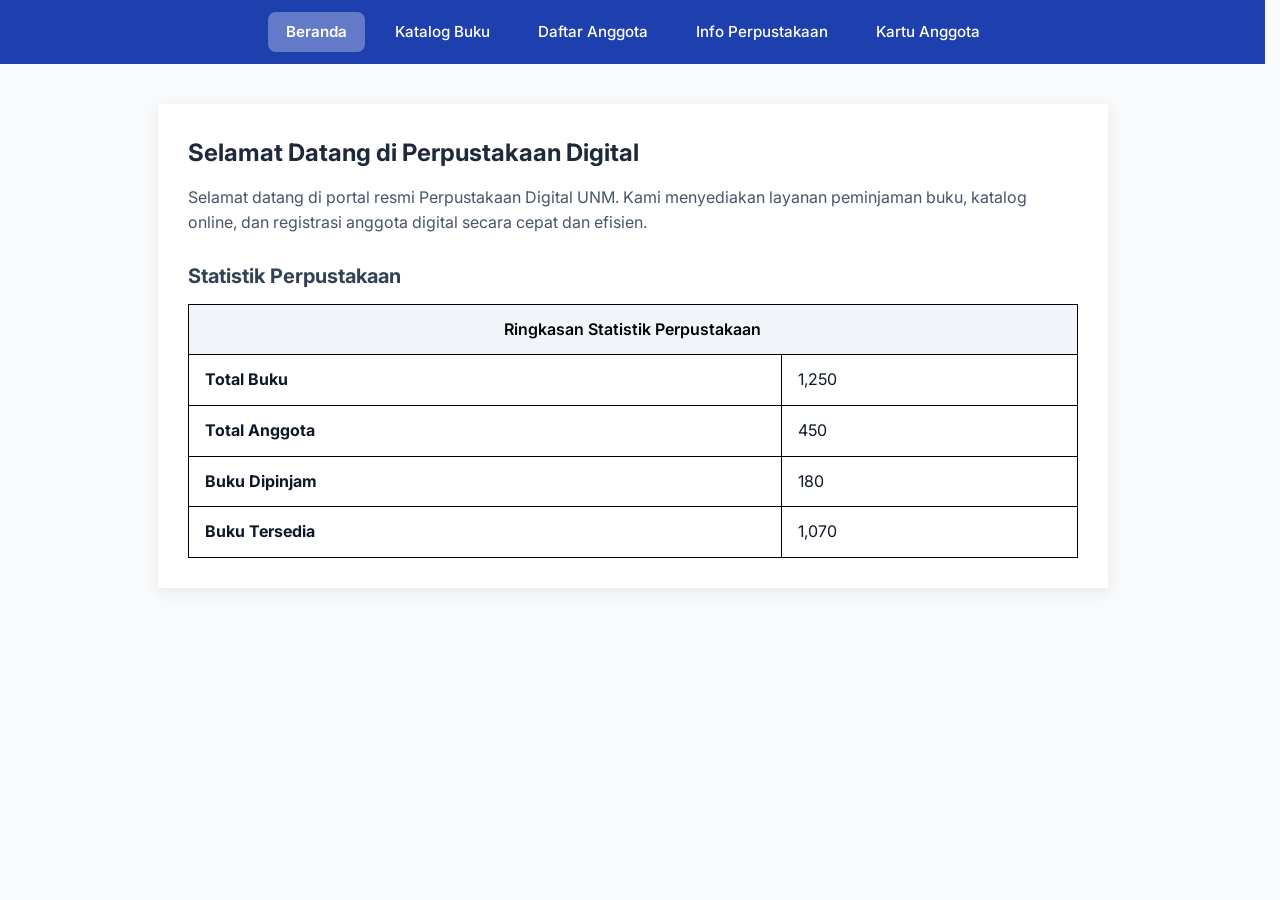
<file: index.html>
<!DOCTYPE html>
<html lang="id">

<head>
    <meta charset="UTF-8">
    <meta name="viewport" content="width=device-width, initial-scale=1.0">
    <title>Perpustakaan Digital UNM - Halaman Utama</title>
    <link rel="stylesheet" href="style.css">
</head>

<body>
    <nav>
        <div class="navbar-container">
            <a href="index.html" class="active">Beranda</a>
            <a href="katalog.html">Katalog Buku</a>
            <a href="daftar.html">Daftar Anggota</a>
            <a href="info.html">Info Perpustakaan</a>
            <a href="kartuAnggota.html">Kartu Anggota</a>
        </div>
    </nav>
    <div class="container">
        <h2>Selamat Datang di Perpustakaan Digital</h2>
        <p>Selamat datang di portal resmi Perpustakaan Digital UNM. Kami menyediakan layanan peminjaman buku, katalog
            online, dan registrasi anggota digital secara cepat dan efisien.</p>

        <h3>Statistik Perpustakaan</h3>
        <table border="1" cellpadding="8" cellspacing="0">
            <thead>
                <tr>
                    <th colspan="2">Ringkasan Statistik Perpustakaan</th>
                </tr>
            </thead>
            <tbody>
                <tr>
                    <td><strong>Total Buku</strong></td>
                    <td>1,250</td>
                </tr>
                <tr>
                    <td><strong>Total Anggota</strong></td>
                    <td>450</td>
                </tr>
                <tr>
                    <td><strong>Buku Dipinjam</strong></td>
                    <td>180</td>
                </tr>
                <tr>
                    <td><strong>Buku Tersedia</strong></td>
                    <td>1,070</td>
                </tr>
            </tbody>
        </table>
    </div>
</body>

</html>
</file>
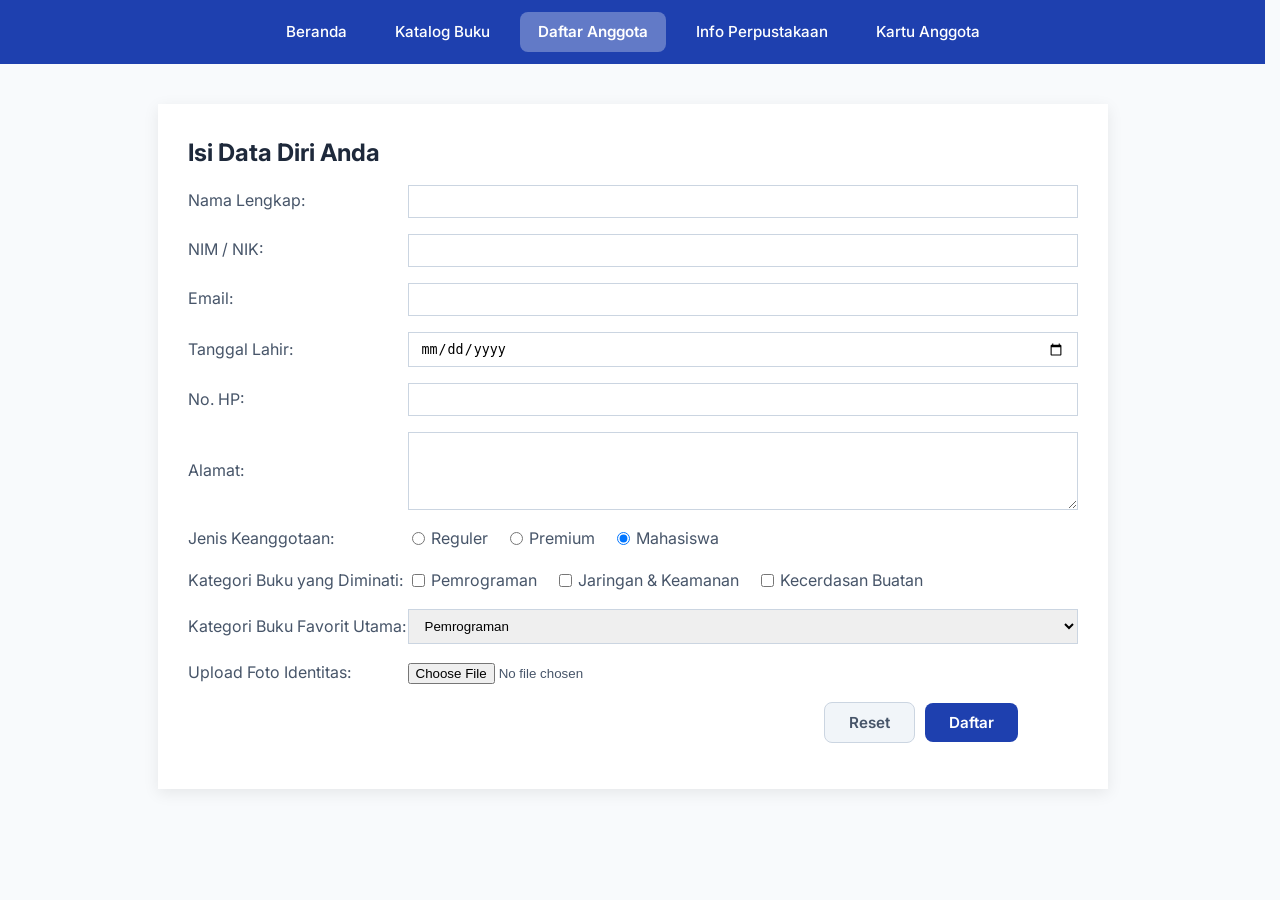
<file: daftar.html>
<!DOCTYPE html>
<html lang="id">

<head>
    <meta charset="UTF-8">
    <meta name="viewport" content="width=device-width, initial-scale=1.0">
    <title>Formulir Pendaftaran Anggota - Perpustakaan Digital UNM</title>
    <link rel="stylesheet" href="style.css">
</head>

<body>
    <nav>
        <div class="navbar-container">
            <a href="index.html">Beranda</a>
            <a href="katalog.html">Katalog Buku</a>
            <a href="daftar.html" class="active">Daftar Anggota</a>
            <a href="info.html">Info Perpustakaan</a>
            <a href="kartuAnggota.html">Kartu Anggota</a>
        </div>
    </nav>
    <div class="container">
        <h2>Isi Data Diri Anda</h2>
        <form action="#" method="post" enctype="multipart/form-data">
            <p>
                <label for="nama">Nama Lengkap:</label>
                <input type="text" id="nama" name="nama_lengkap" required>
            </p>
            <p>
                <label for="nim_nik">NIM / NIK:</label>
                <input type="number" id="nim_nik" name="nim_nik" required>
            </p>
            <p>
                <label for="email">Email:</label>
                <input type="email" id="email" name="email" required>
            </p>
            <p>
                <label for="tgl_lahir">Tanggal Lahir:</label>
                <input type="date" id="tgl_lahir" name="tanggal_lahir" required>
            </p>
            <p>
                <label for="nohp">No. HP:</label>
                <input type="tel" id="nohp" name="no_hp" required>
            </p>
            <p>
                <label for="alamat">Alamat:</label>
                <textarea id="alamat" name="alamat" rows="4" cols="50" required></textarea>
            </p>
            <p>
                <label>Jenis Keanggotaan:</label>
                <input type="radio" id="reguler" name="jenis_keanggotaan" value="Reguler">
                <label for="reguler">Reguler</label>
                <input type="radio" id="premium" name="jenis_keanggotaan" value="Premium">
                <label for="premium">Premium</label>
                <input type="radio" id="mahasiswa" name="jenis_keanggotaan" value="Mahasiswa" checked>
                <label for="mahasiswa">Mahasiswa</label>
            </p>
            <p>
                <label>Kategori Buku yang Diminati:</label>
                <input type="checkbox" id="pemrograman" name="minat_kategori[]" value="Pemrograman">
                <label for="pemrograman">Pemrograman</label>
                <input type="checkbox" id="jaringan" name="minat_kategori[]" value="Jaringan & Keamanan">
                <label for="jaringan">Jaringan & Keamanan</label>
                <input type="checkbox" id="ai" name="minat_kategori[]" value="Kecerdasan Buatan">
                <label for="ai">Kecerdasan Buatan</label>
            </p>
            <p>
                <label for="favorit">Kategori Buku Favorit Utama:</label>
                <select id="favorit" name="kategori_favorit">
                    <option value="Pemrograman">Pemrograman</option>
                    <option value="Jaringan & Keamanan">Jaringan & Keamanan</option>
                    <option value="Kecerdasan Buatan">Kecerdasan Buatan</option>
                </select>
            </p>
            <p>
                <label for="foto">Upload Foto Identitas:</label>
                <input type="file" id="foto" name="foto_identitas" required>
            </p>
            <p id="submit">
                <button type="reset">Reset</button>
                <button type="submit">Daftar</button>
            </p>
        </form>

</body>

</html>
</file>
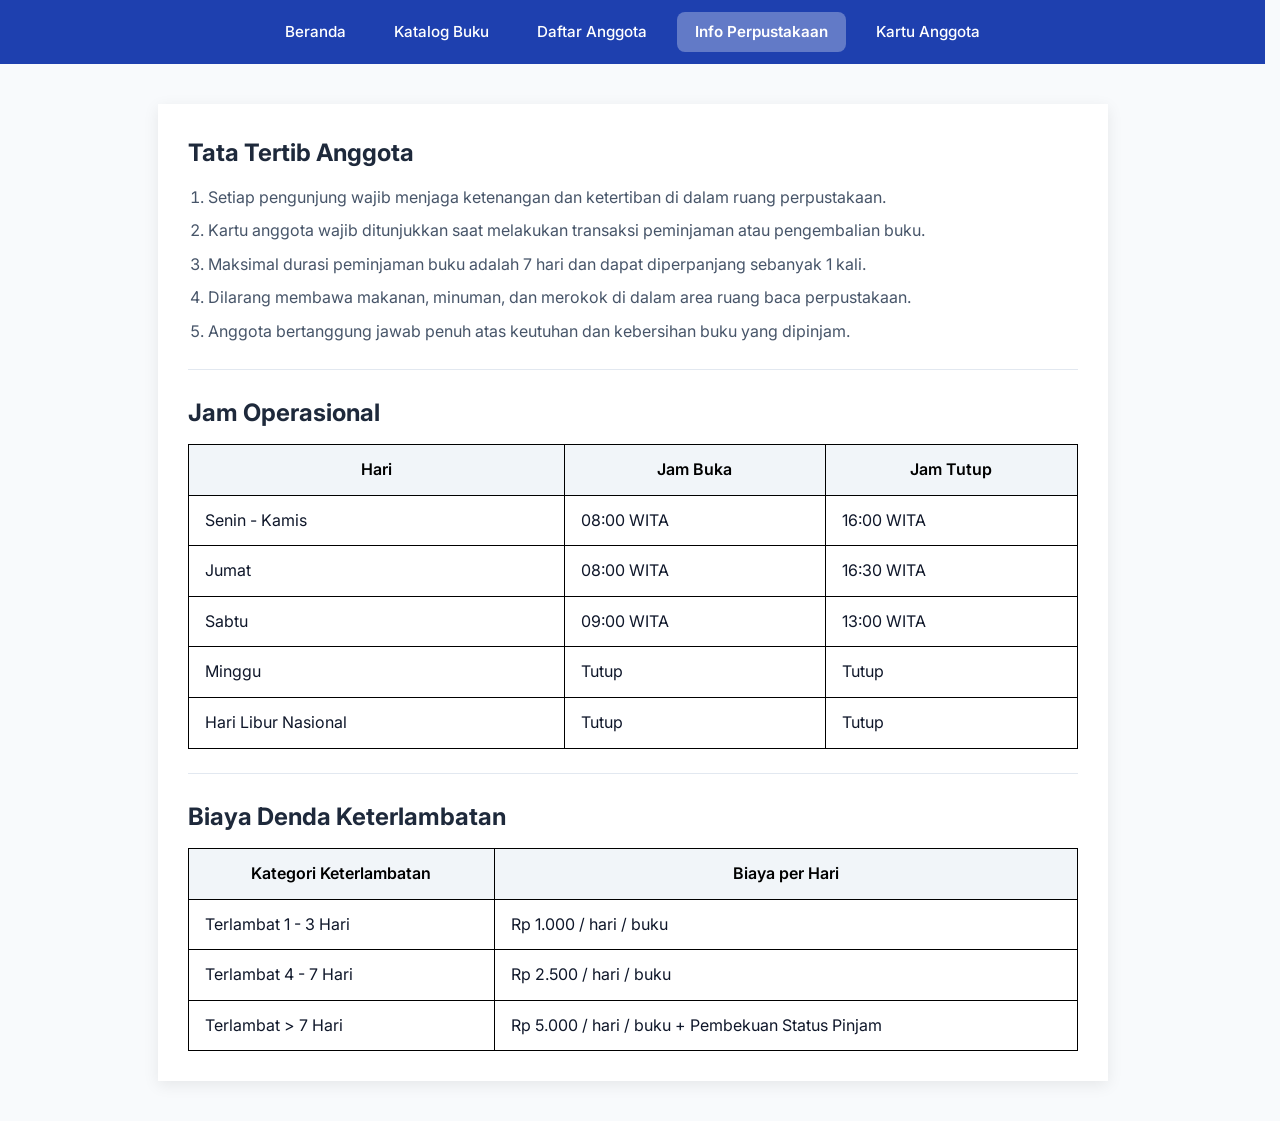
<file: info.html>
<!DOCTYPE html>
<html lang="id">

<head>
    <meta charset="UTF-8">
    <meta name="viewport" content="width=device-width, initial-scale=1.0">
    <title>Info & Tata Tertib Perpustakaan</title>
    <link rel="stylesheet" href="style.css">
</head>

<body>
    <nav>
        <div class="navbar-container">
            <a href="index.html">Beranda</a>
            <a href="katalog.html">Katalog Buku</a>
            <a href="daftar.html">Daftar Anggota</a>
            <a href="info.html" class="active">Info Perpustakaan</a>
            <a href="kartuAnggota.html">Kartu Anggota</a>
        </div>
    </nav>
    <div class="container">
        <h2>Tata Tertib Anggota</h2>
        <ol>
            <li>Setiap pengunjung wajib menjaga ketenangan dan ketertiban di dalam ruang perpustakaan.</li>
            <li>Kartu anggota wajib ditunjukkan saat melakukan transaksi peminjaman atau pengembalian buku.</li>
            <li>Maksimal durasi peminjaman buku adalah 7 hari dan dapat diperpanjang sebanyak 1 kali.</li>
            <li>Dilarang membawa makanan, minuman, dan merokok di dalam area ruang baca perpustakaan.</li>
            <li>Anggota bertanggung jawab penuh atas keutuhan dan kebersihan buku yang dipinjam.</li>
        </ol>
            <hr>
            <h2>Jam Operasional</h2>
            <table border="1" cellpadding="8" cellspacing="0">
                <thead>
                    <tr>
                        <th>Hari</th>
                        <th>Jam Buka</th>
                        <th>Jam Tutup</th>
                    </tr>
                </thead>
                <tbody>
                    <tr>
                        <td>Senin - Kamis</td>
                        <td>08:00 WITA</td>
                        <td>16:00 WITA</td>
                    </tr>
                    <tr>
                        <td>Jumat</td>
                        <td>08:00 WITA</td>
                        <td>16:30 WITA</td>
                    </tr>
                    <tr>
                        <td>Sabtu</td>
                        <td>09:00 WITA</td>
                        <td>13:00 WITA</td>
                    </tr>
                    <tr>
                        <td>Minggu</td>
                        <td>Tutup</td>
                        <td>Tutup</td>
                    </tr>
                    <tr>
                        <td>Hari Libur Nasional</td>
                        <td>Tutup</td>
                        <td>Tutup</td>
                    </tr>
                </tbody>
            </table>
            <hr>
            <h2>Biaya Denda Keterlambatan</h2>
            <table border="1" cellpadding="8" cellspacing="0">
                <thead>
                    <tr>
                        <th>Kategori Keterlambatan</th>
                        <th>Biaya per Hari</th>
                    </tr>
                </thead>
                <tbody>
                    <tr>
                        <td>Terlambat 1 - 3 Hari</td>
                        <td>Rp 1.000 / hari / buku</td>
                    </tr>
                    <tr>
                        <td>Terlambat 4 - 7 Hari</td>
                        <td>Rp 2.500 / hari / buku</td>
                    </tr>
                    <tr>
                        <td>Terlambat > 7 Hari</td>
                        <td>Rp 5.000 / hari / buku + Pembekuan Status Pinjam</td>
                    </tr>
                </tbody>
            </table>
    </div>
</body>

</html>
</file>
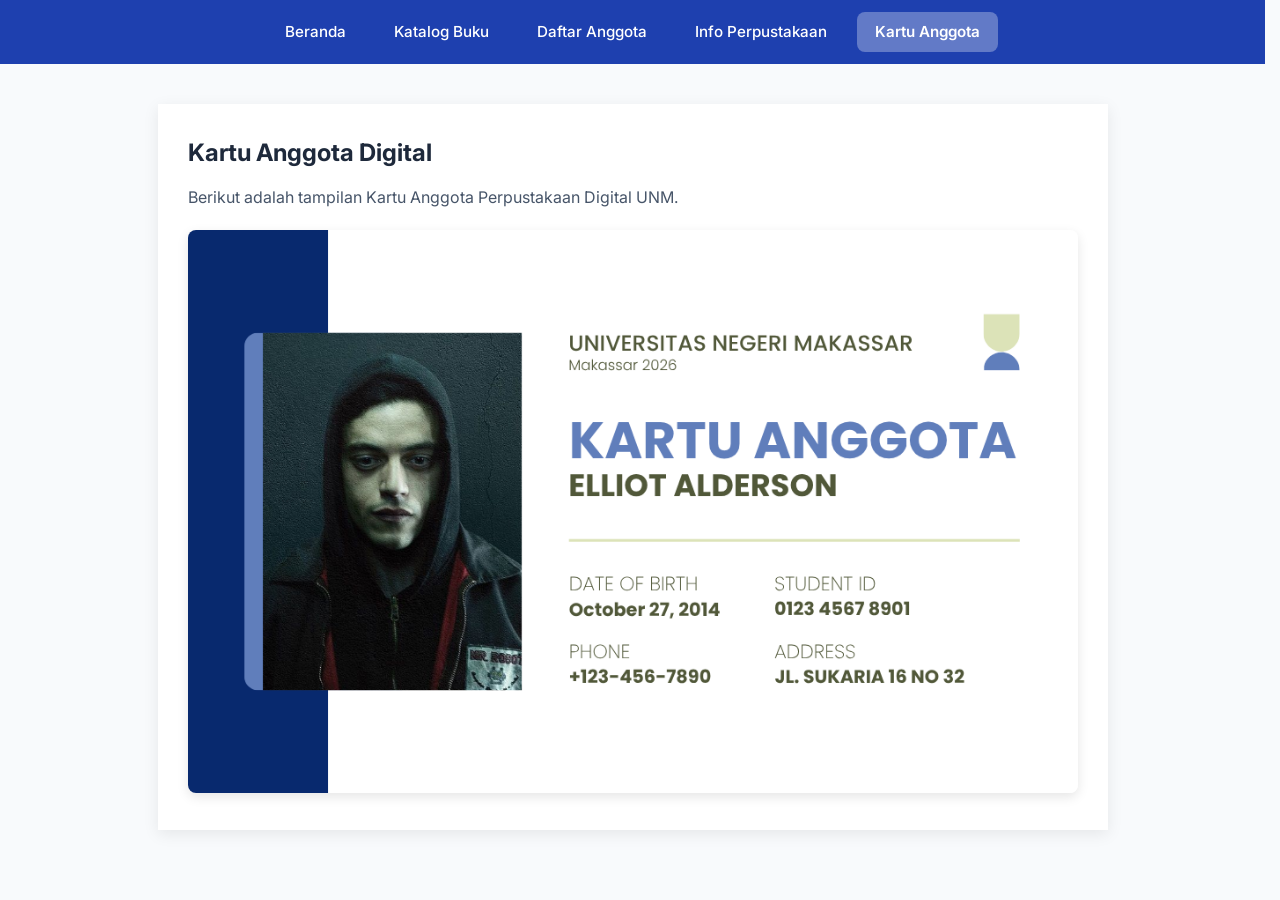
<file: kartuAnggota.html>
<!DOCTYPE html>
<html lang="id">

<head>
    <meta charset="UTF-8">
    <meta name="viewport" content="width=device-width, initial-scale=1.0">
    <title>Kartu Anggota - Perpustakaan Digital UNM</title>
    <link rel="stylesheet" href="style.css">
</head>

<body>
    <nav>
        <div class="navbar-container">
            <a href="index.html">Beranda</a>
            <a href="katalog.html">Katalog Buku</a>
            <a href="daftar.html">Daftar Anggota</a>
            <a href="info.html">Info Perpustakaan</a>
            <a href="kartuAnggota.html" class="active">Kartu Anggota</a>
        </div>
    </nav>
    <div class="container">
        <h2>Kartu Anggota Digital</h2>
        <p>Berikut adalah tampilan Kartu Anggota Perpustakaan Digital UNM.</p>
        <div style="text-align: center; margin-top: 20px;">
            <img src="idcrot.png" alt="Kartu Anggota Perpustakaan" style="max-width: 100%; height: auto; border-radius: 8px; box-shadow: 0 4px 12px rgba(0, 0, 0, 0.1);">
        </div>
    </div>
</body>

</html>
</file>
<file: style.css>
@import url('https://fonts.googleapis.com/css2?family=Inter:wght@400;500;600;700&display=swap');

* {
    margin: 0;
    padding: 0;
    box-sizing: border-box;
}

html {
    background-color: #f8fafc;
    overflow-y: scroll;
    scrollbar-gutter: stable;
}

body {
    font-family: 'Inter', system-ui, -apple-system, sans-serif;
    color: #0f172a;
    line-height: 1.6;
    margin: 0 auto;
}

nav {
    background-color: #1e40af;
    padding: 12px 20px;
    display: flex;
    justify-content: center;
    align-items: center;
}

.navbar-container {
    display: flex;
    justify-content: center;
    align-items: center;
    gap: 12px;
    flex-wrap: wrap;
}

.navbar-container a {
    color: #ffffff;
    text-decoration: none;
    font-weight: 500;
    font-size: 0.95rem;
    padding: 8px 18px;
    border-radius: 8px;
    -webkit-tap-highlight-color: transparent;
}

.navbar-container a.active {
    background-color: rgba(255, 255, 255, 0.3);
    font-weight: 600;
    transition: none !important;
}

hr {
    border: none;
    height: 1px;
    background-color: #e2e8f0;
    margin: 24px 0;
}

h2 {
    color: #1e293b;
    font-size: 1.5rem;
    margin-bottom: 12px;
}

h3 {
    color: #334155;
    font-size: 1.25rem;
    margin: 24px 0 12px;
}

p {
    color: #475569;
    font-size: 1rem;
    margin-bottom: 20px;
}

ol,
ul {
    padding-left: 20px;
    margin-bottom: 20px;
    color: #475569;
}

li {
    margin-bottom: 8px;
}

table {
    width: 100%;
    max-width: 100%;
    background: #ffffff;
    border-collapse: collapse;
    border: 1px solid #000000;
}

th,
td {
    padding: 12px 16px;
    text-align: left;
    border: 1px solid #000000;
}

th {
    background-color: #f1f5f9;
    color: #000000;
    font-weight: 600;
    text-align: center;
}

.container {
    max-width: 950px;
    margin: 40px auto;
    background-color: #ffffff;
    padding: 30px;
    box-shadow: 0 4px 15px rgba(0, 0, 0, 0.08);
}

#submit {
    display: flex;
    justify-content: flex-end;
    gap: 10px;
    margin-right: 60px;
}

form p {
    display: flex;
    align-items: center;
    margin-bottom: 16px;
}

form p>label:first-child {
    width: 220px;
    flex-shrink: 0;
}

form input[type="text"],
form input[type="number"],
form input[type="email"],
form input[type="date"],
form input[type="tel"],
form select,
form textarea {
    flex: 1;
    padding: 8px 12px;
    border: 1px solid #cbd5e1;
}


form input[type="checkbox"],
form input[type="radio"] {
    margin-right: 6px;
    margin-left: 4px;
}

form p>label:not(:first-child) {
    width: auto;
    margin-right: 18px;
}

#submit button {
    padding: 10px 24px;
    font-size: 0.95rem;
    font-weight: 600;
    font-family: inherit;
    border-radius: 8px;
    cursor: pointer;
    border: none;
}

#submit button[type="submit"] {
    background-color: #1e40af;
    color: #ffffff;
}

#submit button[type="reset"] {
    background-color: #f1f5f9;
    color: #475569;
    border: 1px solid #cbd5e1;
}
</file>
